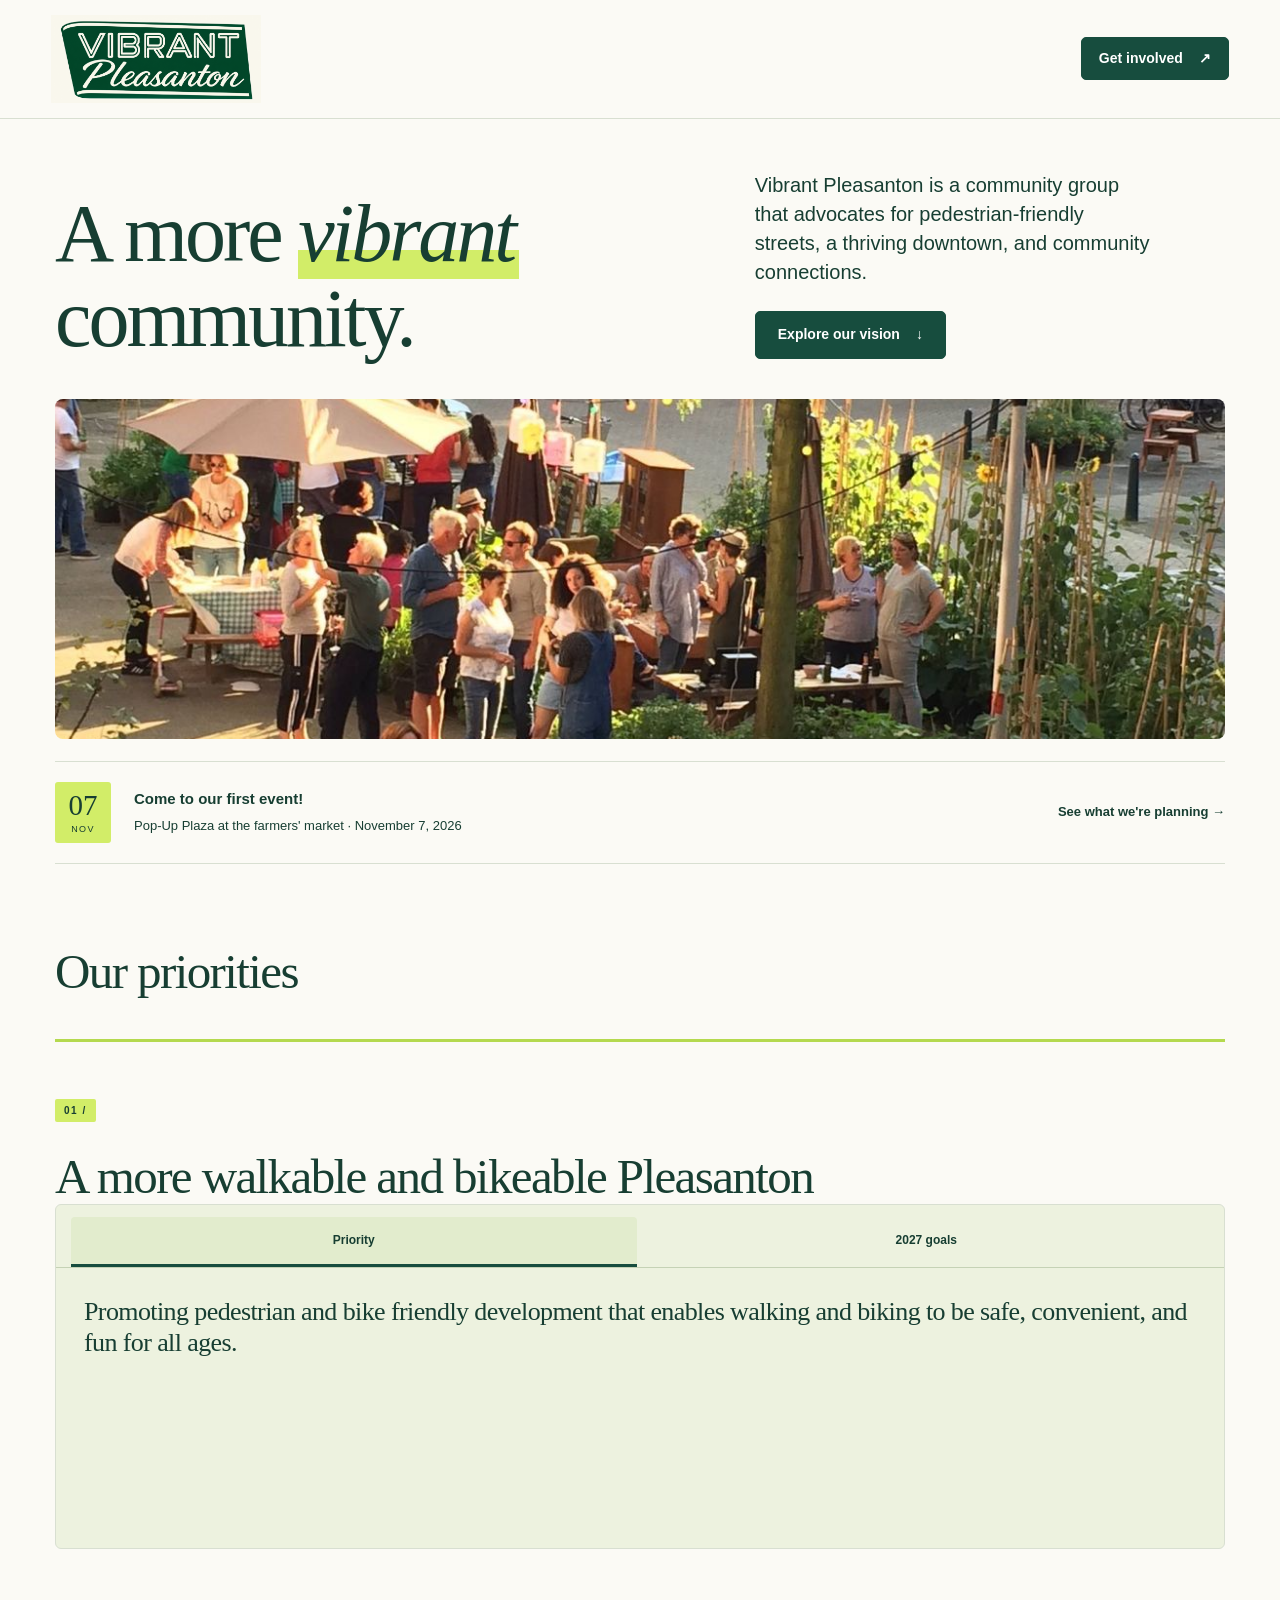
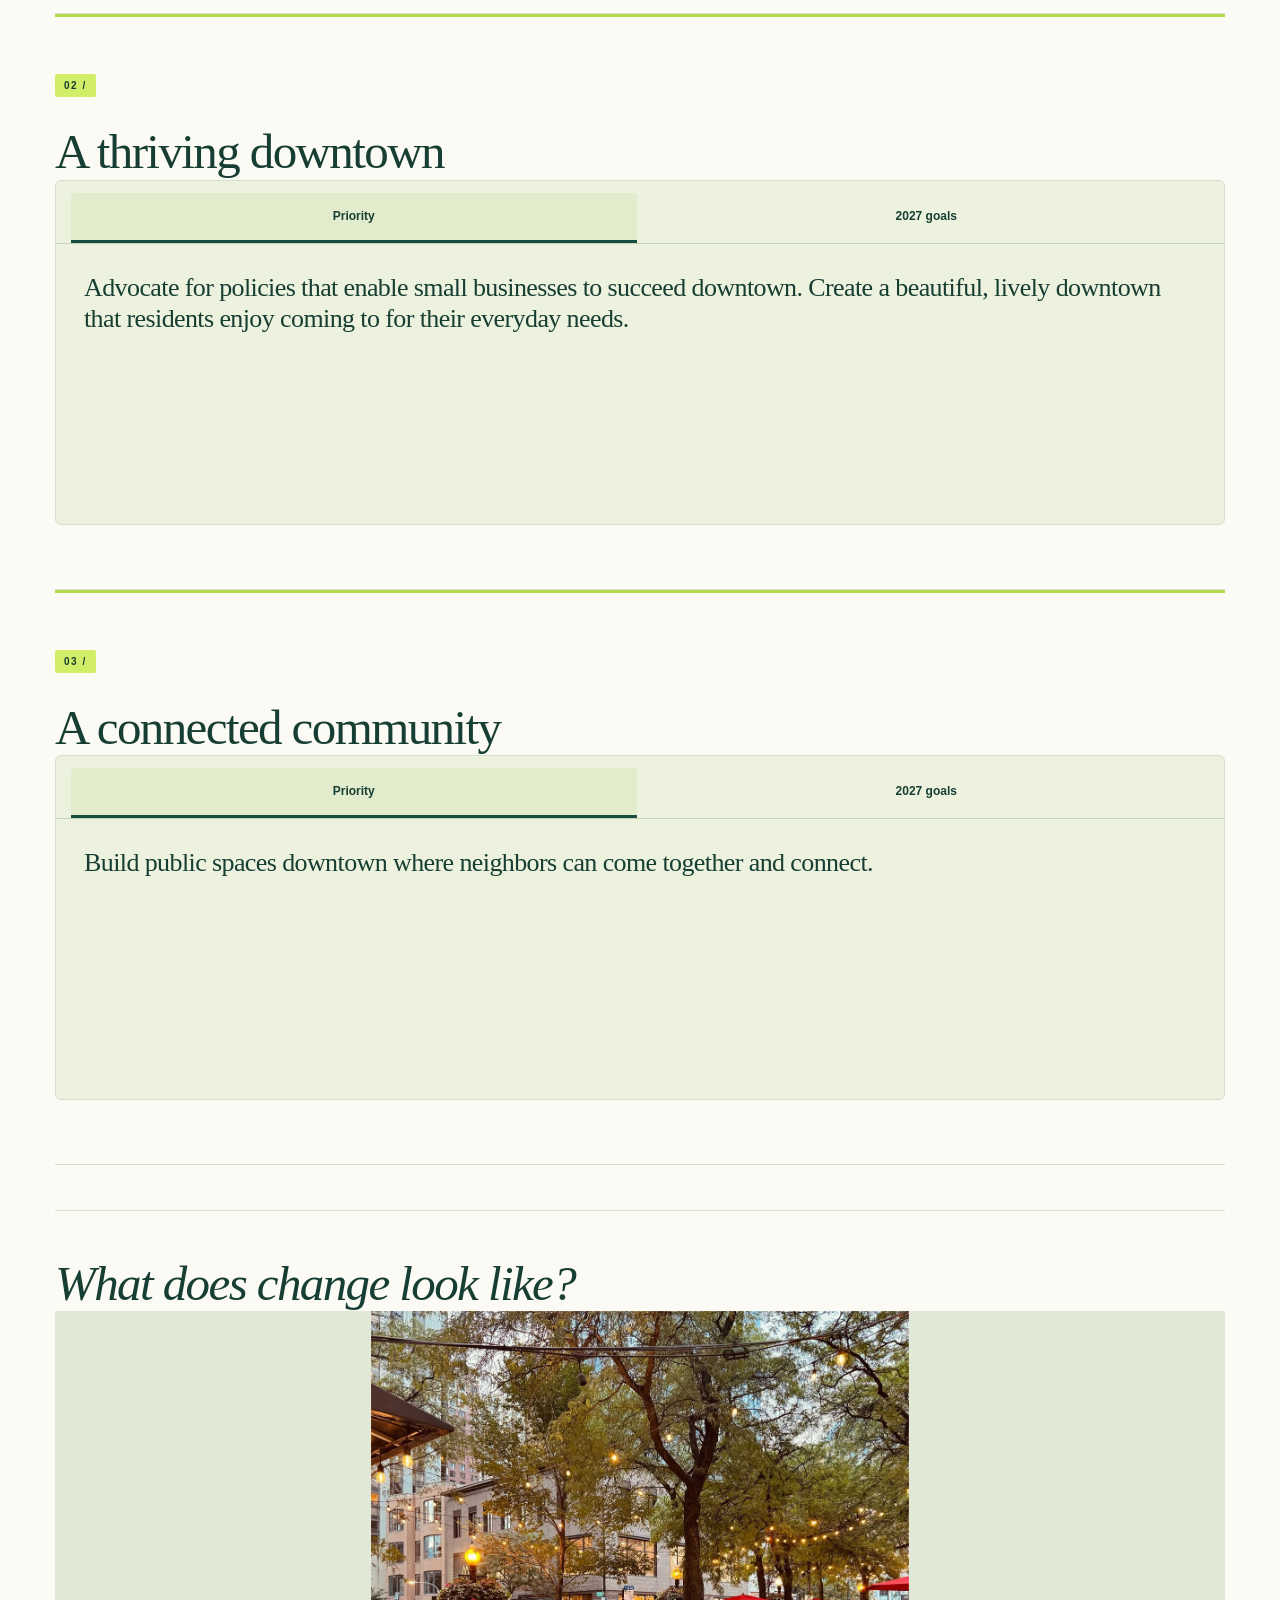
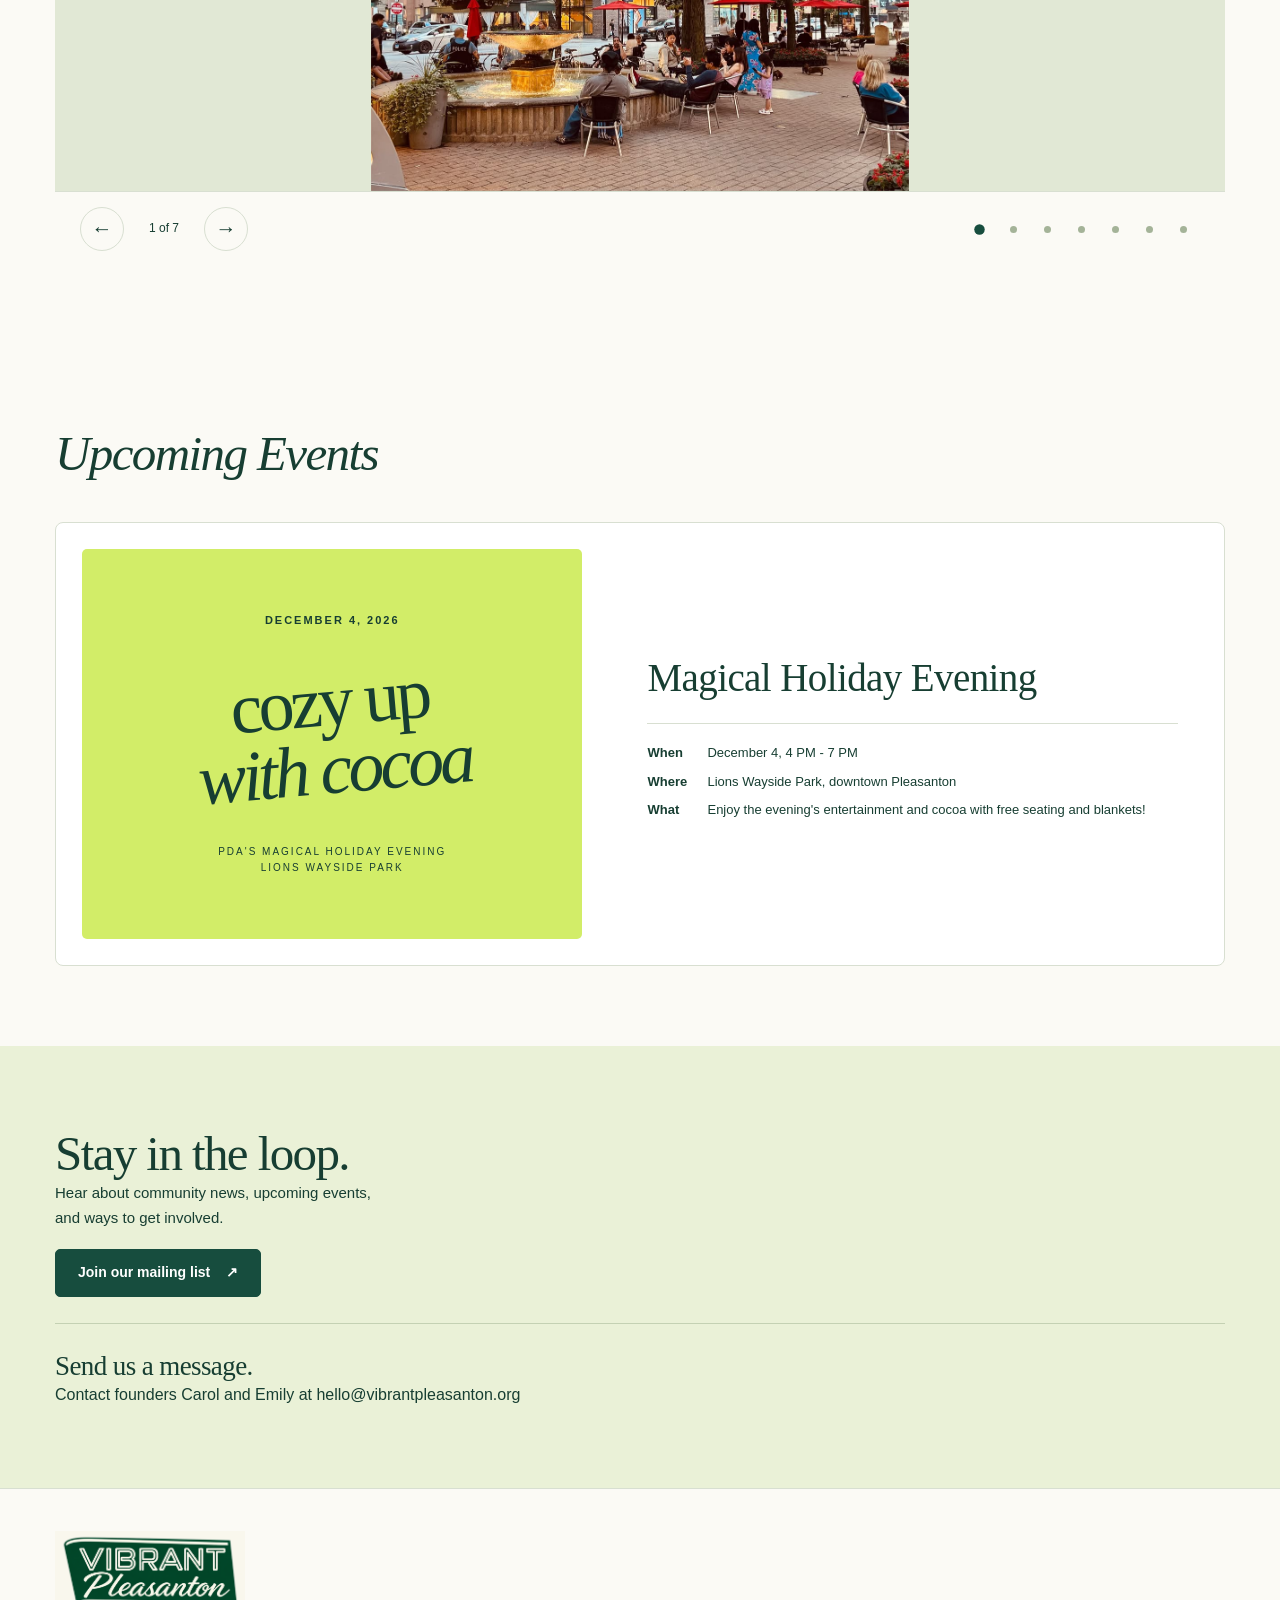
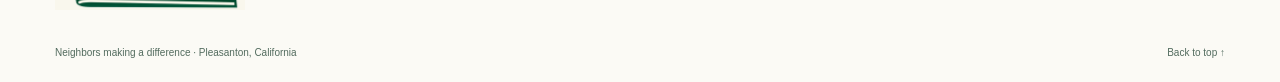
<file: index.html>
<!DOCTYPE html>

<html lang="en">

<head>
    
    <meta charset="utf-8" />
    <meta content="width=device-width, initial-scale=1" name="viewport" />
    <meta
        content="Vibrant Pleasanton is a community advocacy and action group creating a more walkable, livable, connected Pleasanton."
        name="description" />
    <meta content="#174d3e" name="theme-color" />
    <title>Vibrant Pleasanton — A more vibrant community</title>
    <link href="assets/vibrant-pleasanton-sign.png" rel="icon" type="image/png" />
    <link href="styles.css" rel="stylesheet" />
    <script defer="" src="site.js"></script><noscript>
        <style>
            .menu-toggle {
                display: none
            }

            .site-header nav {
                display: flex;
                position: static;
                flex-wrap: wrap;
                flex-direction: row;
                box-shadow: none
            }

            .header-inner {
                flex-wrap: wrap
            }

            .carousel-controls {
                display: none
            }

            .carousel-slide[hidden] {
                display: grid !important
            }
        </style>
    </noscript>
</head>

<body><a class="skip-link" href="#main">Skip to content</a>
    <header class="site-header">
        <div class="header-inner"><a aria-label="Vibrant Pleasanton home" class="brand" href="index.html"><span
                    class="logo-sign"><img alt="Vibrant Pleasanton" src="assets/vibrant-pleasanton-sign.png"
                        width="1562" height="1007" />
                    <!-- </span></a><button aria-controls="main-nav" aria-expanded="false" -->
                class="menu-toggle"><span>Menu</span><span aria-hidden="true" class="menu-lines"></span></button>
            <!-- <nav aria-label="Main navigation" id="main-nav"> -->
                <!-- <a href="#vision">Our vision</a> -->
                 <!-- <a href="priorities.html">Our priorities</a> -->
                 <!-- <a href="#events">What's happening</a> -->
                <!-- <a -->
                    <!-- class="button small" href="priorities.html#goals">2027 goals</a> -->
                     <a class="button small"href="#join">Get involved <span aria-hidden="true">↗</span></a></nav>
        </div>
    </header>
    <main id="main">
        <div id="top"></div>
        <div class="wrap hero">
            <div class="hero-top">
                <div>
                    <!-- <p class="eyebrow">Pleasanton, CA</p> -->
                    <h1>A more <em>vibrant</em> community.</h1>
                </div>
                <div class="hero-intro">
                    <p>Vibrant Pleasanton is a community group that advocates for pedestrian-friendly streets, a thriving downtown, and community connections.</p><a class="button"
                        href="#vision">Explore our vision <span aria-hidden="true">↓</span></a>
                </div>
            </div>
            <figure class="hero-photo"><img alt="Neighbors gathering outdoors among trees, tables, and shade umbrellas"
                    fetchpriority="high" height="900" src="assets/neighbors.jpg" width="1200" />
                <!-- <figcaption>Inspiration: welcoming places for neighbors to gather.</figcaption> -->
            </figure><a class="event-ribbon" href="#events"><span
                    class="date-stamp"><strong>07</strong><span>NOV</span></span><span><strong>Come to our first event!
                        </strong><span>Pop-Up Plaza at the farmers' market · November 7,
                        2026</span></span><span class="ribbon-link">See what we're planning <span
                        aria-hidden="true">→</span></span></a>
        </div>
  <section id="vision">
  <div class="wrap">
    <div class="section-head">
      <h2>Our priorities</h2>
    </div>

    <div class="priorities-stack" id="goals">

      <article class="vision priority" id="walking">
        <p class="label">01 /</p>
        <h2>A more walkable and bikeable Pleasanton</h2>

        <div class="priority-explorer">
          <div aria-label="Explore priority 01"
               class="priority-tabs" role="tablist">
            <button aria-controls="walking-plan"
                    aria-selected="true"
                    id="walking-tab-plan"
                    role="tab" tabindex="0">Priority</button>
            <button aria-controls="walking-progress"
                    aria-selected="false"
                    id="walking-tab-progress"
                    role="tab" tabindex="-1">2027 goals</button>
          </div>

          <div aria-labelledby="walking-tab-plan"
               class="priority-panel" id="walking-plan"
               role="tabpanel" tabindex="0">
            <h3>Promoting pedestrian and bike friendly development that enables walking and biking to be safe, convenient, and fun for all ages.</h3>
          </div>

          <div aria-labelledby="walking-tab-progress"
               class="priority-panel" id="walking-progress"
               role="tabpanel" tabindex="0" hidden>
            <ul class="action-list">
              <li>Gather resident feedback on downtown Pleasanton’s walkability and bikeability.</li>
              <li>Advocate for improvements that make it safer to walk and bike downtown.</li>
              <li>Investigate starting a community-led street safety program.
                <a href="https://www.oaklandca.gov/Public-Safety-Streets/Traffic-Safety/Community-Led-Traffic-Safety-Pilot-Program">(See example)</a>
              </li>
              <li>Support the city’s proposed pedestrian improvements downtown (curb extensions).</li>
              <li>Gather resident input on the city’s proposed protected bike lanes on Peters Ave.
                <a href="https://www.cityofpleasantonca.gov/our-government/traffic-engineering/bike-pedestrian-master-plan/">(See the draft plan here)</a>
              </li>
            </ul>
          </div>
        </div>
      </article>

      <article class="vision priority" id="downtown">
        <p class="label">02 /</p>
        <h2>A thriving downtown</h2>

        <div class="priority-explorer">
          <div aria-label="Explore priority 02"
               class="priority-tabs" role="tablist">
            <button aria-controls="downtown-plan"
                    aria-selected="true"
                    id="downtown-tab-plan"
                    role="tab" tabindex="0">Priority</button>
            <button aria-controls="downtown-progress"
                    aria-selected="false"
                    id="downtown-tab-progress"
                    role="tab" tabindex="-1">2027 goals</button>
          </div>

          <div aria-labelledby="downtown-tab-plan"
               class="priority-panel" id="downtown-plan"
               role="tabpanel" tabindex="0">
            <h3>Advocate for policies that enable small businesses to succeed downtown. Create a beautiful, lively downtown that residents enjoy coming to for their everyday needs.</h3>
          </div>

          <div aria-labelledby="downtown-tab-progress"
               class="priority-panel" id="downtown-progress"
               role="tabpanel" tabindex="0" hidden>
            <ul class="action-list">
              <li>Survey residents and visitors about downtown's strengths and weaknesses.</li>
              <li>Organize a pop-up event that supports local businesses and brings more people downtown (like the antique faire).</li>
              <li>Survey businesses about what policies and events help or hurt their businesses.</li>
              <li>Investigate the creation of shared parking for downtown businesses.</li>
              <li>Work with the city and nearby businesses to help secure a lease for a vacant storefront, prioritizing a market or family-friendly business.</li>
            </ul>
          </div>
        </div>
      </article>

      <article class="vision priority" id="connected">
        <p class="label">03 /</p>
        <h2>A connected community</h2>

        <div class="priority-explorer">
          <div aria-label="Explore priority 03"
               class="priority-tabs" role="tablist">
            <button aria-controls="connected-plan"
                    aria-selected="true"
                    id="connected-tab-plan"
                    role="tab" tabindex="0">Priority</button>
            <button aria-controls="connected-progress"
                    aria-selected="false"
                    id="connected-tab-progress"
                    role="tab" tabindex="-1">2027 goals</button>
          </div>

          <div aria-labelledby="connected-tab-plan"
               class="priority-panel" id="connected-plan"
               role="tabpanel" tabindex="0">
            <h3>Build public spaces downtown where neighbors can come together and connect.</h3>
          </div>

          <div aria-labelledby="connected-tab-progress"
               class="priority-panel" id="connected-progress"
               role="tabpanel" tabindex="0" hidden>
            <ul class="action-list">
              <li>Attract businesses that will open community focused spaces like beer gardens or restaurants with outdoor seating and kids play areas.</li>
              <li>Host at least three events that foster community-building.</li>
              <li>Host pop-up event at the city’s Nature House building on Kottinger.</li>
              <li>Work with the city to identify a location for a downtown public plaza.</li>
            </ul>
          </div>
        </div>
      </article>

    </div>

    <section aria-labelledby="inspiration-title"
             class="vision-inspiration" id="inspiration">
      <h2 id="inspiration-title">
        <i>What does change look like?</i>
      </h2>
                        <div class="carousel-stage">
                            <figure aria-label="1 of 7" aria-roledescription="slide" class="carousel-slide"
                                id="inspiration-slide-1" role="group">
                                <div class="carousel-image"><img
                                        alt="People sitting around a fountain under trees and string lights"
                                        height="700" loading="lazy" src="assets/seating-plaza.jpg" width="736" /></div>
                            </figure>
                            <figure aria-label="2 of 7" aria-roledescription="slide" class="carousel-slide" hidden=""
                                id="inspiration-slide-2" role="group">
                                <div class="carousel-image"><img
                                        alt="Green cafe tables beside food trucks on a shaded path" height="700"
                                        loading="lazy" src="assets/food-truck-plaza.jpg" width="736" /></div>
                            </figure>
                            <figure aria-label="3 of 7" aria-roledescription="slide" class="carousel-slide" hidden=""
                                id="inspiration-slide-3" role="group">
                                <div class="carousel-image"><img
                                        alt="Children playing on colorful platforms in a pedestrian street" height="700"
                                        loading="lazy" src="assets/kids-play.jpg" width="736" /></div>
                            </figure>
                            <figure aria-label="4 of 7" aria-roledescription="slide" class="carousel-slide" hidden=""
                                id="inspiration-slide-4" role="group">
                                <div class="carousel-image"><img
                                        alt="Families walking, sitting, and playing in a landscaped public square"
                                        height="700" loading="lazy" src="assets/multi-use-square.jpg" width="736" />
                                </div>
                            </figure>
                            <figure aria-label="5 of 7" aria-roledescription="slide" class="carousel-slide" hidden=""
                                id="inspiration-slide-5" role="group">
                                <div class="carousel-image"><img
                                        alt="A family playing an outdoor game beside cafe seating" height="700"
                                        loading="lazy" src="assets/family-spaces.jpg" width="736" /></div>
                            </figure>
                            <figure aria-label="6 of 7" aria-roledescription="slide" class="carousel-slide" hidden=""
                                id="inspiration-slide-6" role="group">
                                <div class="carousel-image"><img
                                        alt="Neighbors reading and writing messages on a community chalkboard kiosk"
                                        height="700" loading="lazy" src="assets/community-kiosk.jpg" width="736" />
                                </div>
                            </figure>
                            <figure aria-label="7 of 7" aria-roledescription="slide" class="carousel-slide" hidden=""
                                id="inspiration-slide-7" role="group">
                                <div class="carousel-image"><img
                                        alt="Signs showing walking times and directions to local destinations"
                                        height="700" loading="lazy" src="assets/wayfinding.jpg" width="736" /></div>
                            </figure>
                        </div>
                        <div class="carousel-controls">
                            <div class="carousel-arrows"><button aria-label="Previous image" class="carousel-arrow"
                                    data-carousel-prev="" type="button"><span aria-hidden="true">←</span></button><span
                                    aria-atomic="true" aria-live="polite" class="carousel-status">1 of 7</span><button
                                    aria-label="Next image" class="carousel-arrow" data-carousel-next=""
                                    type="button"><span aria-hidden="true">→</span></button></div>
                            <div aria-label="Choose an image" class="carousel-dots" role="group"><button
                                    aria-controls="inspiration-slide-1" aria-current="true"
                                    aria-label="Show image 1: A reason to stay" class="carousel-dot" data-slide="0"
                                    type="button"><span aria-hidden="true"></span></button><button
                                    aria-controls="inspiration-slide-2"
                                    aria-label="Show image 2: Local food. Shared space." class="carousel-dot"
                                    data-slide="1" type="button"><span aria-hidden="true"></span></button><button
                                    aria-controls="inspiration-slide-3" aria-label="Show image 3: Play along the way"
                                    class="carousel-dot" data-slide="2" type="button"><span
                                        aria-hidden="true"></span></button><button aria-controls="inspiration-slide-4"
                                    aria-label="Show image 4: One square. Many possibilities." class="carousel-dot"
                                    data-slide="3" type="button"><span aria-hidden="true"></span></button><button
                                    aria-controls="inspiration-slide-5"
                                    aria-label="Show image 5: Room for every generation" class="carousel-dot"
                                    data-slide="4" type="button"><span aria-hidden="true"></span></button><button
                                    aria-controls="inspiration-slide-6"
                                    aria-label="Show image 6: A place for community ideas" class="carousel-dot"
                                    data-slide="5" type="button"><span aria-hidden="true"></span></button><button
                                    aria-controls="inspiration-slide-7"
                                    aria-label="Show image 7: A clearer way to explore" class="carousel-dot"
                                    data-slide="6" type="button"><span aria-hidden="true"></span></button></div>
                        </div>
                    </div>
                </section>
            </div>
        </section>
        <section id="events">
            <div class="wrap">
                <div class="section-head">
                    <div>
                        <h2><i>Upcoming Events</i>
                        <!-- <h2><br />w</h2> -->
                    </div>
                    <!-- <p>Grab something from the market and stay a little longer. We're planning flexible seating, shade, -->
                        <!-- and space for children to play alongside the farmers' market.</p> -->
                </div>
                <article class="event">
                    <div aria-hidden="true" class="event-poster"><span class="poster-date">DECEMBER 4, 2026</span>
                        <div>cozy up<br /><em>with cocoa</em></div><span class="poster-footer">PDA'S MAGICAL HOLIDAY EVENING<br />LIONS WAYSIDE PARK</span>
                    </div>
                    <div class="event-copy">
                        <!-- <p class="eyebrow">In the works</p> -->
                        <h3>Magical Holiday Evening</h3>
                        <dl class="event-details">
                            <div>
                                <dt>When</dt>
                                <dd>December 4, 4 PM - 7 PM</dd>
                            </div>
                            <div>
                                <dt>Where</dt>
                                <dd>Lions Wayside Park, downtown Pleasanton</dd>
                            </div>
                            <div>
                                <dt>What</dt>
                                <dd>Enjoy the evening's entertainment and cocoa with free seating and blankets!
                            </div>
                        </dl>
                        <!-- <p class="event-note">Final details TBA.</p> -->
                    </div>
                </article>
            </div>
        </section>
        <section class="participation-section" id="join">
            <div class="wrap">
                <div class="mailing-list">
                    <h2>Stay in the loop.</h2>
                    <p>Hear about community news, upcoming events, and ways to get involved.</p><a class="button"
                        href= "mailinglist.html">Join
                        our mailing list <span aria-hidden="true">↗</span></a>
                    <!-- <p class="form-note">Opens an email to request to join.</p> -->
                </div>
                <h3>Send us a message.</h3>
                <p> Contact founders Carol and Emily at hello@vibrantpleasanton.org</p>
                <!-- <div class="section-head"> -->
                    <!-- <div> -->
                        <!-- <h2>Your town.<br />Your ideas.</h2> -->
                    <!-- </div> -->
                    <!-- <p>Have an idea for Pleasanton? Want to help with a gathering or support local businesses? There's a -->
                        <!-- place for you here!</p> -->
                </div>
                <!-- <div class="participation-layout"> -->
                    <!-- <div class="participation-info"> -->
                        <!-- <p class="direct-contact">Co-founders<br /><strong>Emily &amp; Carol</strong></p> -->
                    <!-- </div> -->
                    <!-- <form action="https://formsubmit.co/eeaugust@gmail.com" method="POST" class="participation-form" -->
                        <!-- id="participation-form"><input type="hidden" name="_subject" -->
                            <!-- value="New message from Vibrant Pleasanton" /><input type="hidden" name="_next" -->
                            <!-- value="https://vibrant-pleasanton-layout.sprychime8.chatgpt.site/thanks.html" /><input -->
                            <!-- type="hidden" name="_template" value="table" /><input type="text" name="_honey" hidden="" -->
                            <!-- tabindex="-1" autocomplete="off" /> -->
                        <!-- <fieldset> -->
                            <!-- <legend>I'd like to…</legend> -->
                            <!-- <div class="interest-options"><label><input checked="" name="interest" type="radio" -->
                                        <!-- value="idea" /><span>Share an idea</span></label><label><input name="interest" -->
                                        <!-- type="radio" value="pop-up" /><span>Get Involved</span></label></div> -->
                        <!-- </fieldset> -->
                        <!-- <div class="form-row"> -->
                            <!-- <div><label for="visitor-name">Your name <span -->
                                        <!-- class="optional">(optional)</span></label><input autocomplete="name" -->
                                    <!-- id="visitor-name" maxlength="100" name="name" placeholder="First name is fine" /> -->
                            <!-- </div> -->
                            <!-- <div><label for="visitor-email">Your email <span -->
                                        <!-- class="optional">(optional)</span></label><input autocomplete="email" -->
                                    <!-- id="visitor-email" maxlength="254" name="email" placeholder="you@example.com" -->
                                    <!-- type="email" /></div> -->
                        <!-- </div><label for="visitor-message" id="message-label">What would you like to see in -->
                            <!-- Pleasanton?</label><textarea id="visitor-message" maxlength="4000" name="message" -->
                            <!-- placeholder="A small improvement, a big idea, or a way you'd like to help…" required="" -->
                            <!-- rows="5"></textarea><button class="button" type="submit">Send message <span -->
                                <!-- aria-hidden="true">→</span></button> -->
                        <!-- <p class="form-note">Make sure to add your email if you’d like a reply!</p> -->
                    <!-- </form> -->
                </div>
            </div>
        </section>
    </main>
    <footer class="site-footer">
        <div class="wrap footer-top"><a aria-label="Vibrant Pleasanton home" class="brand" href="index.html"><span
                    class="logo-sign"><img alt="Vibrant Pleasanton" src="assets/vibrant-pleasanton-sign.png"
                        width="1562" height="1007" /></span></a>
            <!-- <p>A more walkable, livable,<br />connected place to call home.</p> -->
            <!-- <div> -->
                <!-- <a href="priorities.html">Our priorities</a> -->
                <!-- <a href="index.html#join">Get involved</a><a -->
                    <!-- href="mailto:hello@vibrantpleasanton.org"> <span -->
                        <!-- aria-hidden="true">↗</span></a></div> -->
        </div>
        <div class="wrap footer-bottom"><span>Neighbors making a difference · Pleasanton, California</span><a
                href="#top">Back to top ↑</a></div>
    </footer>
</body>

</html>
</file>
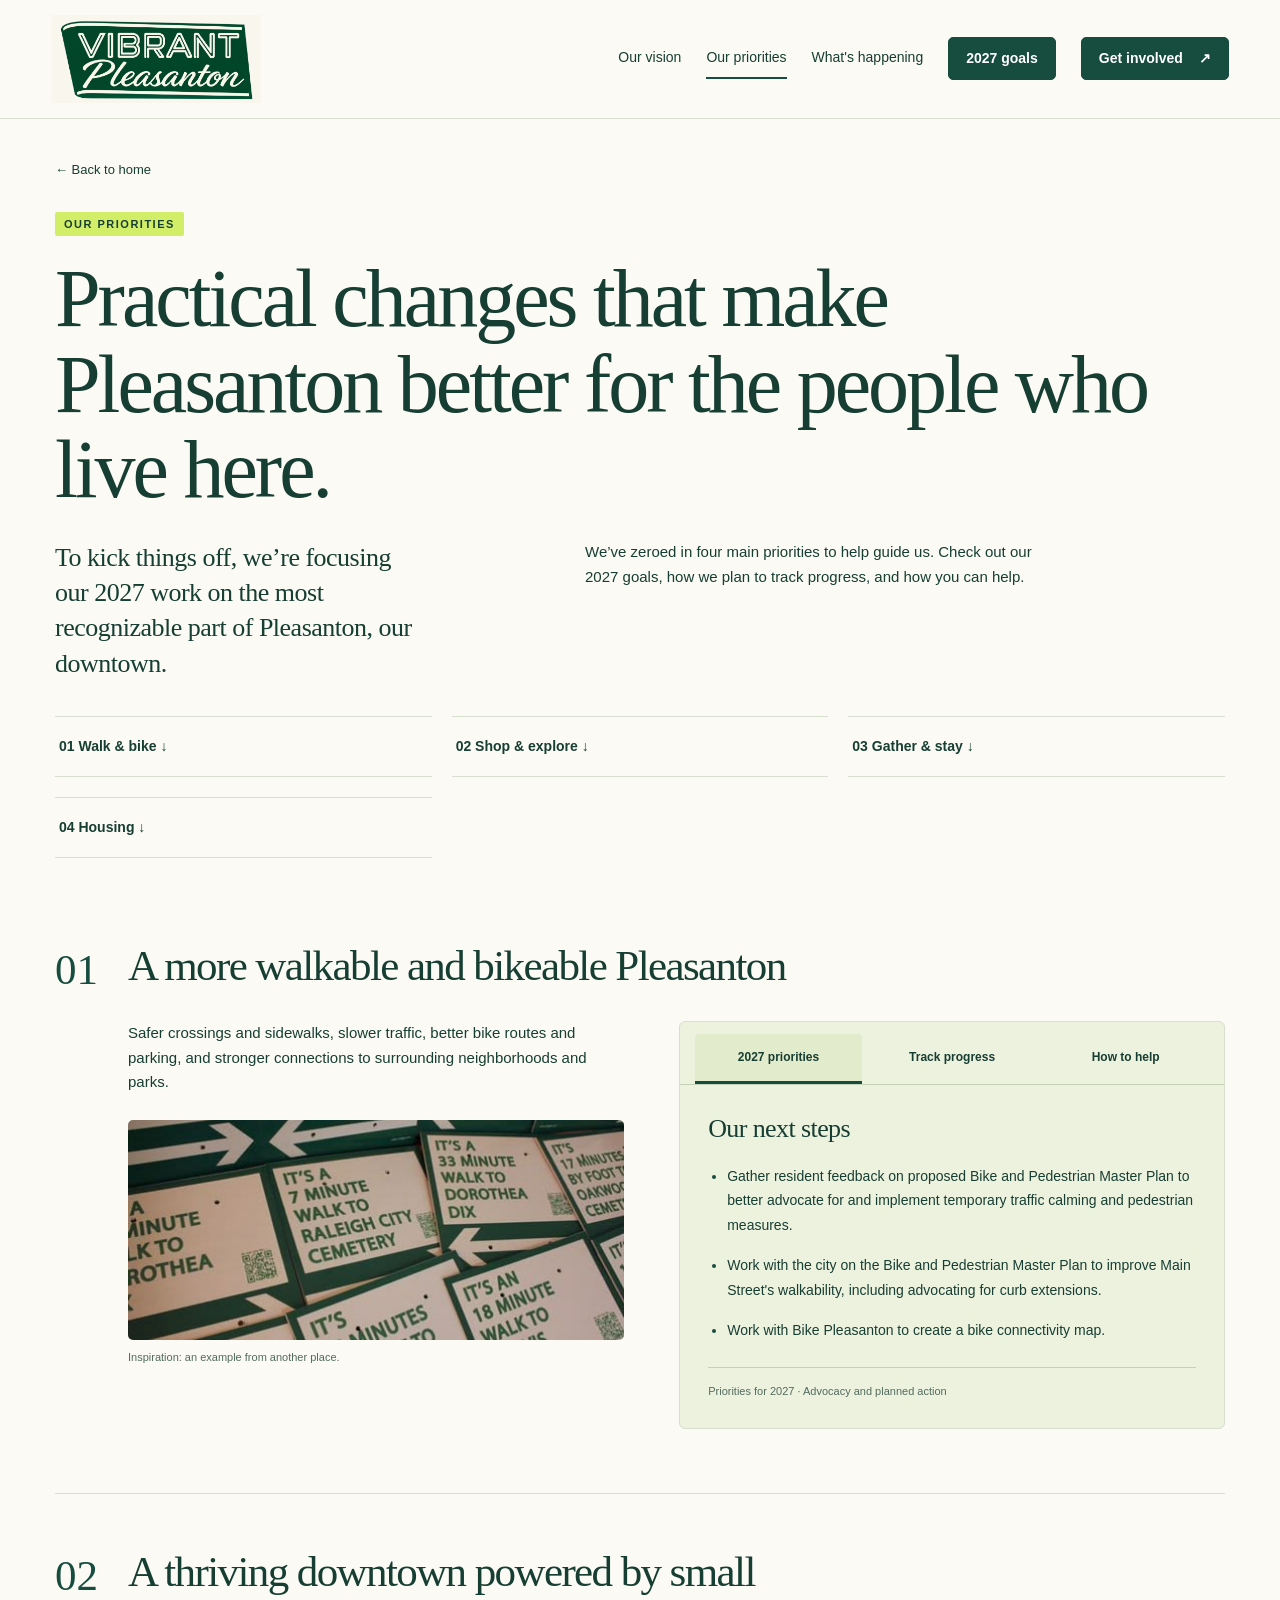
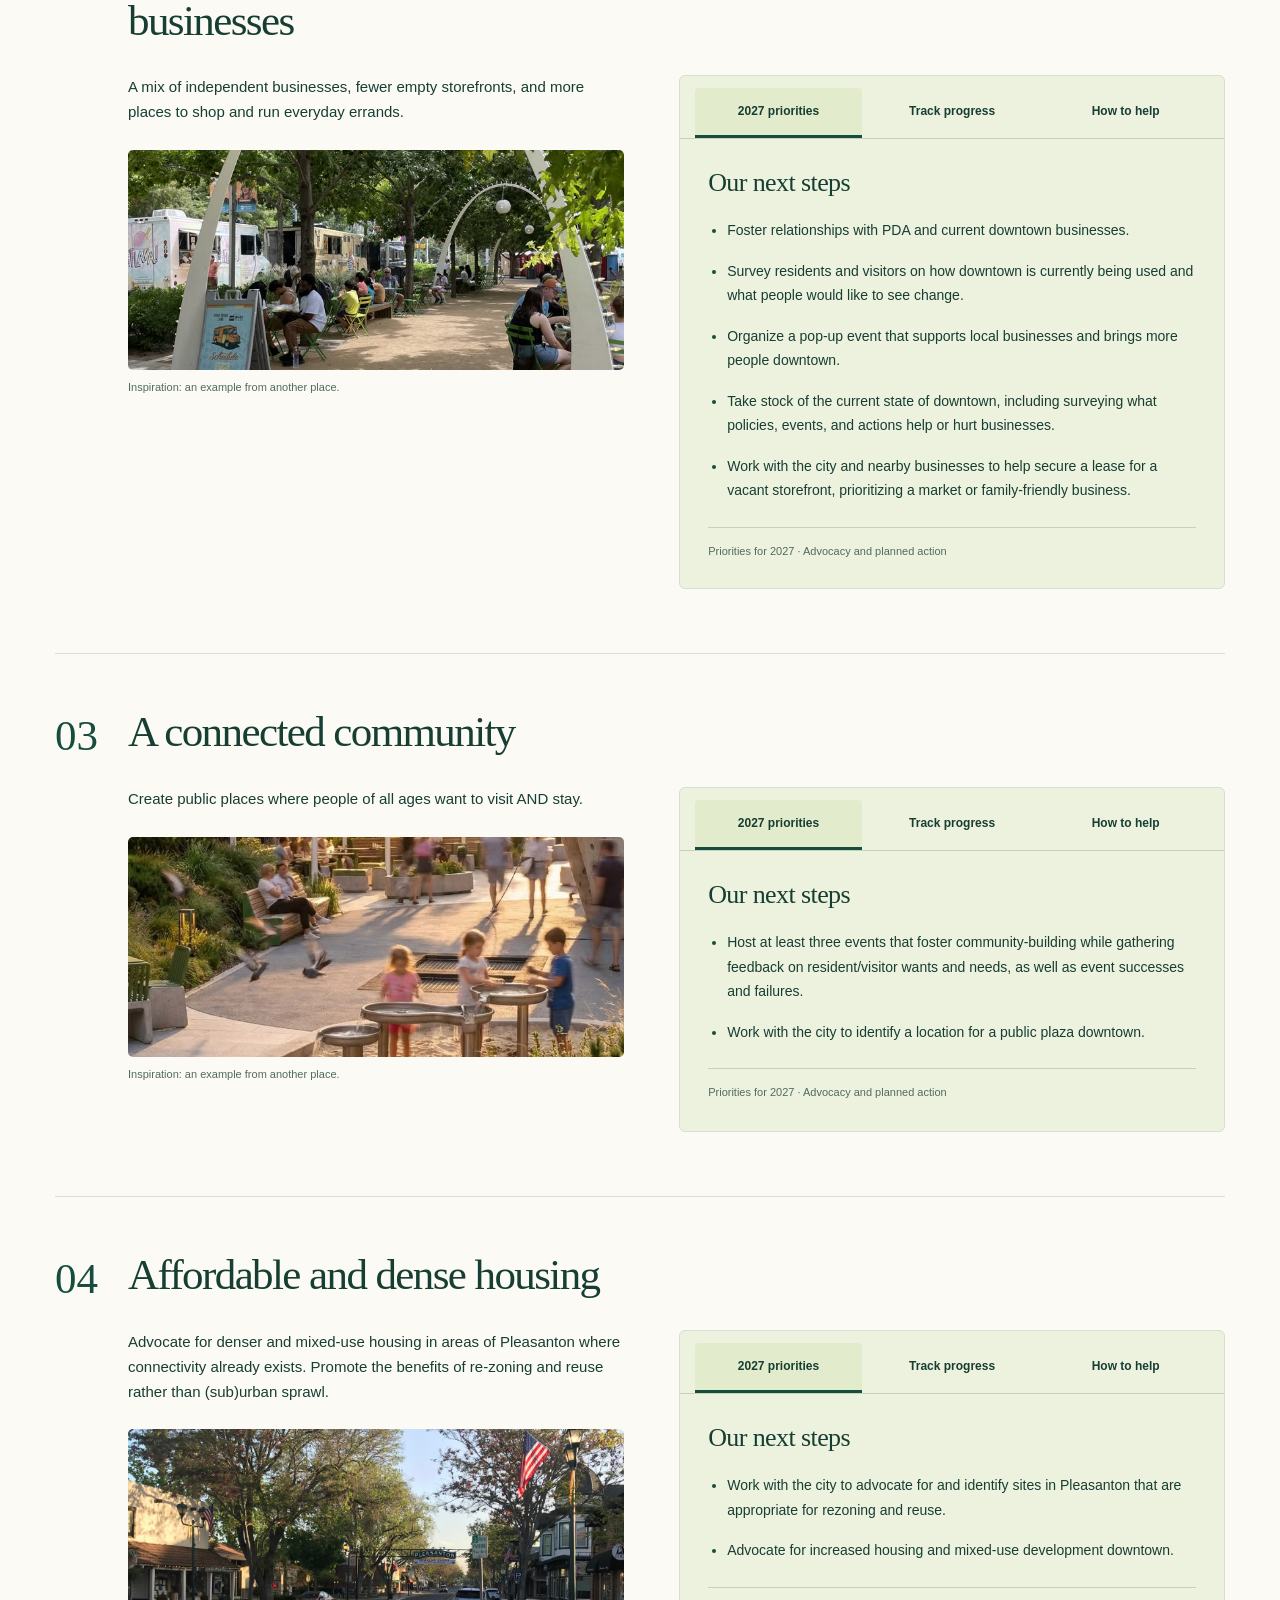
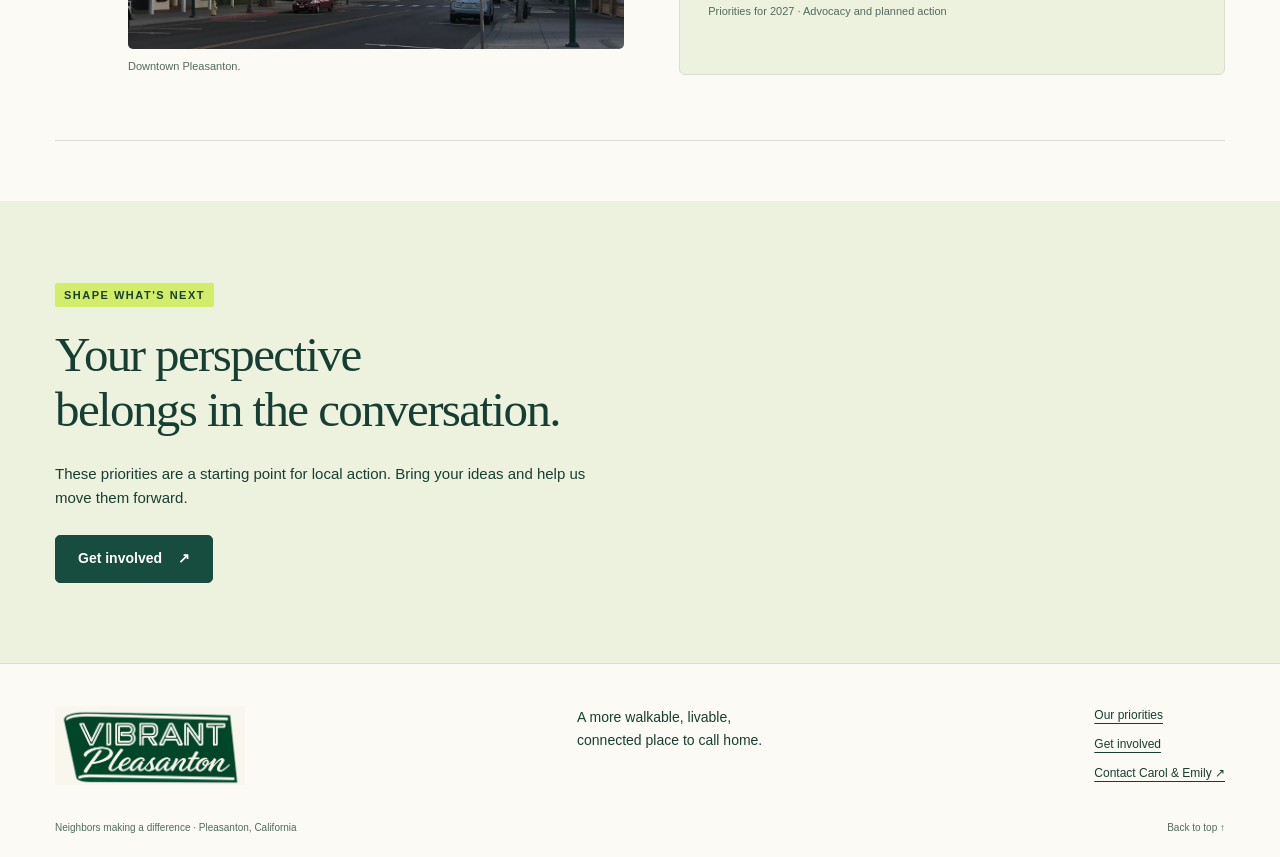
<file: priorities.html>
<!DOCTYPE html>

<html lang="en">

<head>
    <meta charset="utf-8" />
    <meta content="width=device-width, initial-scale=1" name="viewport" />
    <meta
        content="Explore Vibrant Pleasanton’s downtown priorities, planned action for 2027, ways to track progress, and how to participate."
        name="description" />
    <meta content="#174d3e" name="theme-color" />
    <title>Our priorities — Vibrant Pleasanton</title>
    <link href="assets/vibrant-pleasanton-sign.png" rel="icon" type="image/png" />
    <link href="styles.css" rel="stylesheet" />
    <script defer="" src="site.js"></script><noscript>
        <style>
            .menu-toggle {
                display: none
            }

            .site-header nav {
                display: flex;
                position: static;
                flex-wrap: wrap;
                flex-direction: row;
                box-shadow: none
            }

            .header-inner {
                flex-wrap: wrap
            }

            .participation-form {
                display: none
            }
        </style>
    </noscript>
</head>

<body><a class="skip-link" href="#main">Skip to content</a>
    <header class="site-header">
        <div class="header-inner"><a aria-label="Vibrant Pleasanton home" class="brand" href="index.html"><span
                    class="logo-sign"><img alt="Vibrant Pleasanton" src="assets/vibrant-pleasanton-sign.png"
                        width="1562" height="1007" /></span></a><button aria-controls="main-nav" aria-expanded="false"
                class="menu-toggle"><span>Menu</span><span aria-hidden="true" class="menu-lines"></span></button>
            <nav aria-label="Main navigation" id="main-nav"><a href="index.html#vision">Our vision</a><a
                    aria-current="page" href="priorities.html">Our priorities</a><a href="index.html#events">What's
                    happening</a><a class="button small" href="priorities.html#goals">2027 goals</a><a
                    class="button small" href="index.html#join">Get involved <span aria-hidden="true">↗</span></a></nav>
        </div>
    </header>
    <main id="main">
        <div id="top"></div>
        <div class="wrap priorities-hero"><a class="back-link" href="index.html">← Back to home</a>
            <p class="eyebrow">Our priorities</p>
            <h1>Practical changes that make Pleasanton better for the people who live here.</h1>
            <div class="priorities-intro">
                <p>To kick things off, we’re focusing our 2027 work on the most recognizable part of Pleasanton, our
                    downtown.</p>
                <p>We’ve zeroed in four main priorities to help guide us. Check out our 2027 goals, how we plan to track
                    progress, and how you can help.</p>
            </div>
            <nav aria-label="Jump to a priority" class="priority-jumps"><a href="#walking">01 Walk &amp; bike ↓</a><a
                    href="#business">02 Shop &amp; explore ↓</a><a href="#places">03 Gather &amp; stay ↓</a><a
                    href="#housing">04 Housing ↓</a></nav>
        </div>
        <div class="wrap priorities-content" id="goals">
            <article class="priority" id="walking">
                <div class="priority-heading"><span aria-hidden="true" class="priority-number">01</span>
                    <div>
                        <h2>A more walkable and bikeable Pleasanton</h2>
                    </div>
                </div>
                <div class="priority-layout">
                    <div class="priority-overview">
                        <p>Safer crossings and sidewalks, slower traffic, better bike routes and parking, and stronger
                            connections to surrounding neighborhoods and parks.</p>
                        <figure><img alt="Signs showing walking times and directions to local destinations" height="700"
                                loading="lazy" src="assets/wayfinding.jpg" width="736" />
                            <figcaption>Inspiration: an example from another place.</figcaption>
                        </figure>
                    </div>
                    <div class="priority-explorer">
                        <div aria-label="Explore priority 01" class="priority-tabs" role="tablist"><button
                                aria-controls="walking-plan" aria-selected="true" id="walking-tab-plan" role="tab"
                                tabindex="0">2027 priorities</button><button aria-controls="walking-progress"
                                aria-selected="false" id="walking-tab-progress" role="tab" tabindex="-1">Track
                                progress</button><button aria-controls="walking-help" aria-selected="false"
                                id="walking-tab-help" role="tab" tabindex="-1">How to help</button></div>
                        <div aria-labelledby="walking-tab-plan" class="priority-panel" id="walking-plan" role="tabpanel"
                            tabindex="0">
                            <h3>Our next steps</h3>
                            <ul class="action-list">
                                <li>Gather resident feedback on proposed Bike and Pedestrian Master Plan to better
                                    advocate for and implement temporary traffic calming and pedestrian measures.</li>
                                <li>Work with the city on the Bike and Pedestrian Master Plan to improve Main Street's
                                    walkability, including advocating for curb extensions.</li>
                                <li>Work with Bike Pleasanton to create a bike connectivity map.</li>
                            </ul>
                            <p class="panel-note">Priorities for 2027 · Advocacy and planned action</p>
                        </div>
                        <div aria-labelledby="walking-tab-progress" class="priority-panel" hidden=""
                            id="walking-progress" role="tabpanel" tabindex="0">
                            <h3>Ways to track progress</h3>
                            <ul class="action-list">
                                <li>Track improvements to crossings, sidewalks, and bike connections.</li>
                                <li>Gather feedback on how comfortable people feel walking and biking downtown.</li>
                                <li>Note progress on a bike connectivity map and Main Street improvements.</li>
                            </ul>
                            <p class="panel-note">Suggested indicators to guide our work, rather than reported results.
                            </p>
                        </div>
                        <div aria-labelledby="walking-tab-help" class="priority-panel" hidden="" id="walking-help"
                            role="tabpanel" tabindex="0">
                            <h3>Bring your local knowledge</h3>
                            <ul class="action-list">
                                <li>Tell us about a difficult crossing or a missing connection.</li>
                                <li>Share a route you use to reach downtown on foot or by bike.</li>
                            </ul><a class="button" href="index.html?interest=walking#join">Share an idea or lend a hand
                                <span aria-hidden="true">↗</span></a>
                        </div>
                    </div>
                </div>
            </article>
            <article class="priority" id="business">
                <div class="priority-heading"><span aria-hidden="true" class="priority-number">02</span>
                    <div>
                        <h2>A thriving downtown powered by small businesses</h2>
                    </div>
                </div>
                <div class="priority-layout">
                    <div class="priority-overview">
                        <p>A mix of independent businesses, fewer empty storefronts, and more places to shop and run
                            everyday errands.</p>
                        <figure><img alt="Outdoor cafe seating beside food trucks" height="700" loading="lazy"
                                src="assets/food-truck-plaza.jpg" width="736" />
                            <figcaption>Inspiration: an example from another place.</figcaption>
                        </figure>
                    </div>
                    <div class="priority-explorer">
                        <div aria-label="Explore priority 02" class="priority-tabs" role="tablist"><button
                                aria-controls="business-plan" aria-selected="true" id="business-tab-plan" role="tab"
                                tabindex="0">2027 priorities</button><button aria-controls="business-progress"
                                aria-selected="false" id="business-tab-progress" role="tab" tabindex="-1">Track
                                progress</button><button aria-controls="business-help" aria-selected="false"
                                id="business-tab-help" role="tab" tabindex="-1">How to help</button></div>
                        <div aria-labelledby="business-tab-plan" class="priority-panel" id="business-plan"
                            role="tabpanel" tabindex="0">
                            <h3>Our next steps</h3>
                            <ul class="action-list">
                                <li>Foster relationships with PDA and current downtown businesses.</li>
                                <li>Survey residents and visitors on how downtown is currently being used and what
                                    people would like to see change.</li>
                                <li>Organize a pop-up event that supports local businesses and brings more people
                                    downtown.</li>
                                <li>Take stock of the current state of downtown, including surveying what policies,
                                    events, and actions help or hurt businesses.</li>
                                <li>Work with the city and nearby businesses to help secure a lease for a vacant
                                    storefront, prioritizing a market or family-friendly business.</li>
                            </ul>
                            <p class="panel-note">Priorities for 2027 · Advocacy and planned action</p>
                        </div>
                        <div aria-labelledby="business-tab-progress" class="priority-panel" hidden=""
                            id="business-progress" role="tabpanel" tabindex="0">
                            <h3>Ways to track progress</h3>
                            <ul class="action-list">
                                <li>Track pop-up events and participation by local businesses.</li>
                                <li>Observe changes in empty storefronts and the mix of everyday businesses.</li>
                                <li>Ask residents which shops, services, and family-friendly activities they would use.
                                </li>
                            </ul>
                            <p class="panel-note">Suggested indicators to guide our work, rather than reported results.
                            </p>
                        </div>
                        <div aria-labelledby="business-tab-help" class="priority-panel" hidden="" id="business-help"
                            role="tabpanel" tabindex="0">
                            <h3>Bring your local knowledge</h3>
                            <ul class="action-list">
                                <li>Tell us which everyday businesses or activities you wish were downtown.</li>
                                <li>Connect us with an independent business interested in downtown or a pop-up.</li>
                            </ul><a class="button" href="index.html?interest=business#join">Share an idea or lend a hand
                                <span aria-hidden="true">↗</span></a>
                        </div>
                    </div>
                </div>
            </article>
            <article class="priority" id="places">
                <div class="priority-heading"><span aria-hidden="true" class="priority-number">03</span>
                    <div>
                        <h2>A connected community</h2>
                    </div>
                </div>
                <div class="priority-layout">
                    <div class="priority-overview">
                        <p>Create public places where people of all ages want to visit AND stay.</p>
                        <figure><img alt="A landscaped public square with play areas and seating" height="700"
                                loading="lazy" src="assets/multi-use-square.jpg" width="736" />
                            <figcaption>Inspiration: an example from another place.</figcaption>
                        </figure>
                    </div>
                    <div class="priority-explorer">
                        <div aria-label="Explore priority 03" class="priority-tabs" role="tablist"><button
                                aria-controls="places-plan" aria-selected="true" id="places-tab-plan" role="tab"
                                tabindex="0">2027 priorities</button><button aria-controls="places-progress"
                                aria-selected="false" id="places-tab-progress" role="tab" tabindex="-1">Track
                                progress</button><button aria-controls="places-help" aria-selected="false"
                                id="places-tab-help" role="tab" tabindex="-1">How to help</button></div>
                        <div aria-labelledby="places-tab-plan" class="priority-panel" id="places-plan" role="tabpanel"
                            tabindex="0">
                            <h3>Our next steps</h3>
                            <ul class="action-list">
                                <li>Host at least three events that foster community-building while gathering feedback
                                    on resident/visitor wants and needs, as well as event successes and failures.</li>
                                <li>Work with the city to identify a location for a public plaza downtown.</li>
                            </ul>
                            <p class="panel-note">Priorities for 2027 · Advocacy and planned action</p>
                        </div>
                        <div aria-labelledby="places-tab-progress" class="priority-panel" hidden="" id="places-progress"
                            role="tabpanel" tabindex="0">
                            <h3>Ways to track progress</h3>
                            <ul class="action-list">
                                <li>Track potential locations and conversations about a downtown plaza.</li>
                                <li>Look for more seating, shade, play, and gathering opportunities.</li>
                                <li>Ask neighbors how they use public spaces and what would help them stay longer.</li>
                            </ul>
                            <p class="panel-note">Suggested indicators to guide our work, rather than reported results.
                            </p>
                        </div>
                        <div aria-labelledby="places-tab-help" class="priority-panel" hidden="" id="places-help"
                            role="tabpanel" tabindex="0">
                            <h3>Bring your local knowledge</h3>
                            <ul class="action-list">
                                <li>Suggest a downtown place that could become more welcoming.</li>
                                <li>Help with seating, shade, or activities at a pop-up gathering.</li>
                            </ul><a class="button" href="index.html?interest=pop-up#join">Share an idea or lend a hand
                                <span aria-hidden="true">↗</span></a>
                        </div>
                    </div>
                </div>
            </article>
            <article class="priority" id="housing">
                <div class="priority-heading"><span aria-hidden="true" class="priority-number">04</span>
                    <div>
                        <h2>Affordable and dense housing</h2>
                    </div>
                </div>
                <div class="priority-layout">
                    <div class="priority-overview">
                        <p>Advocate for denser and mixed-use housing in areas of Pleasanton where connectivity already
                            exists. Promote the benefits of re-zoning and reuse rather than (sub)urban sprawl.</p>
                        <figure><img alt="A view of downtown Pleasanton" height="700" loading="lazy"
                                src="assets/main-street.jpg" width="736" />
                            <figcaption>Downtown Pleasanton.</figcaption>
                        </figure>
                    </div>
                    <div class="priority-explorer">
                        <div aria-label="Explore priority 04" class="priority-tabs" role="tablist"><button
                                aria-controls="housing-plan" aria-selected="true" id="housing-tab-plan" role="tab"
                                tabindex="0">2027 priorities</button><button aria-controls="housing-progress"
                                aria-selected="false" id="housing-tab-progress" role="tab" tabindex="-1">Track
                                progress</button><button aria-controls="housing-help" aria-selected="false"
                                id="housing-tab-help" role="tab" tabindex="-1">How to help</button></div>
                        <div aria-labelledby="housing-tab-plan" class="priority-panel" id="housing-plan" role="tabpanel"
                            tabindex="0">
                            <h3>Our next steps</h3>
                            <ul class="action-list">
                                <li>Work with the city to advocate for and identify sites in Pleasanton that are
                                    appropriate for rezoning and reuse.</li>
                                <li>Advocate for increased housing and mixed-use development downtown.</li>
                            </ul>
                            <p class="panel-note">Priorities for 2027 · Advocacy and planned action</p>
                        </div>
                        <div aria-labelledby="housing-tab-progress" class="priority-panel" hidden=""
                            id="housing-progress" role="tabpanel" tabindex="0">
                            <h3>Ways to track progress</h3>
                            <ul class="action-list">
                                <li>Track conversations about potential sites for rezoning and reuse.</li>
                                <li>Follow proposals for housing and mixed-use development downtown.</li>
                            </ul>
                            <p class="panel-note">Suggested indicators to guide our work, rather than reported results.
                            </p>
                        </div>
                        <div aria-labelledby="housing-tab-help" class="priority-panel" hidden="" id="housing-help"
                            role="tabpanel" tabindex="0">
                            <h3>Bring your local knowledge</h3>
                            <ul class="action-list">
                                <li>Share ideas for suitable locations for housing and mixed-use development.</li>
                                <li>Join conversations about making Pleasanton affordable for young families.</li>
                            </ul><a class="button" href="index.html?interest=idea#join">Share an idea or lend a hand
                                <span aria-hidden="true">↗</span></a>
                        </div>
                    </div>
                </div>
            </article>
        </div>
        <section class="priority-cta">
            <div class="wrap">
                <p class="eyebrow">Shape what's next</p>
                <h2>Your perspective<br />belongs in the conversation.</h2>
                <p>These priorities are a starting point for local action. Bring your ideas and help us move them
                    forward.</p><a class="button" href="index.html#join">Get involved <span
                        aria-hidden="true">↗</span></a>
            </div>
        </section>
    </main>
    <footer class="site-footer">
        <div class="wrap footer-top"><a aria-label="Vibrant Pleasanton home" class="brand" href="index.html"><span
                    class="logo-sign"><img alt="Vibrant Pleasanton" src="assets/vibrant-pleasanton-sign.png"
                        width="1562" height="1007" /></span></a>
            <p>A more walkable, livable,<br />connected place to call home.</p>
            <div><a href="priorities.html">Our priorities</a><a href="index.html#join">Get involved</a><a
                    href="mailto:eeaugust@gmail.com,carolowendro@gmail.com">Contact Carol &amp; Emily <span
                        aria-hidden="true">↗</span></a></div>
        </div>
        <div class="wrap footer-bottom"><span>Neighbors making a difference · Pleasanton, California</span><a
                href="#top">Back to top ↑</a></div>
    </footer>
</body>

</html>
</file>
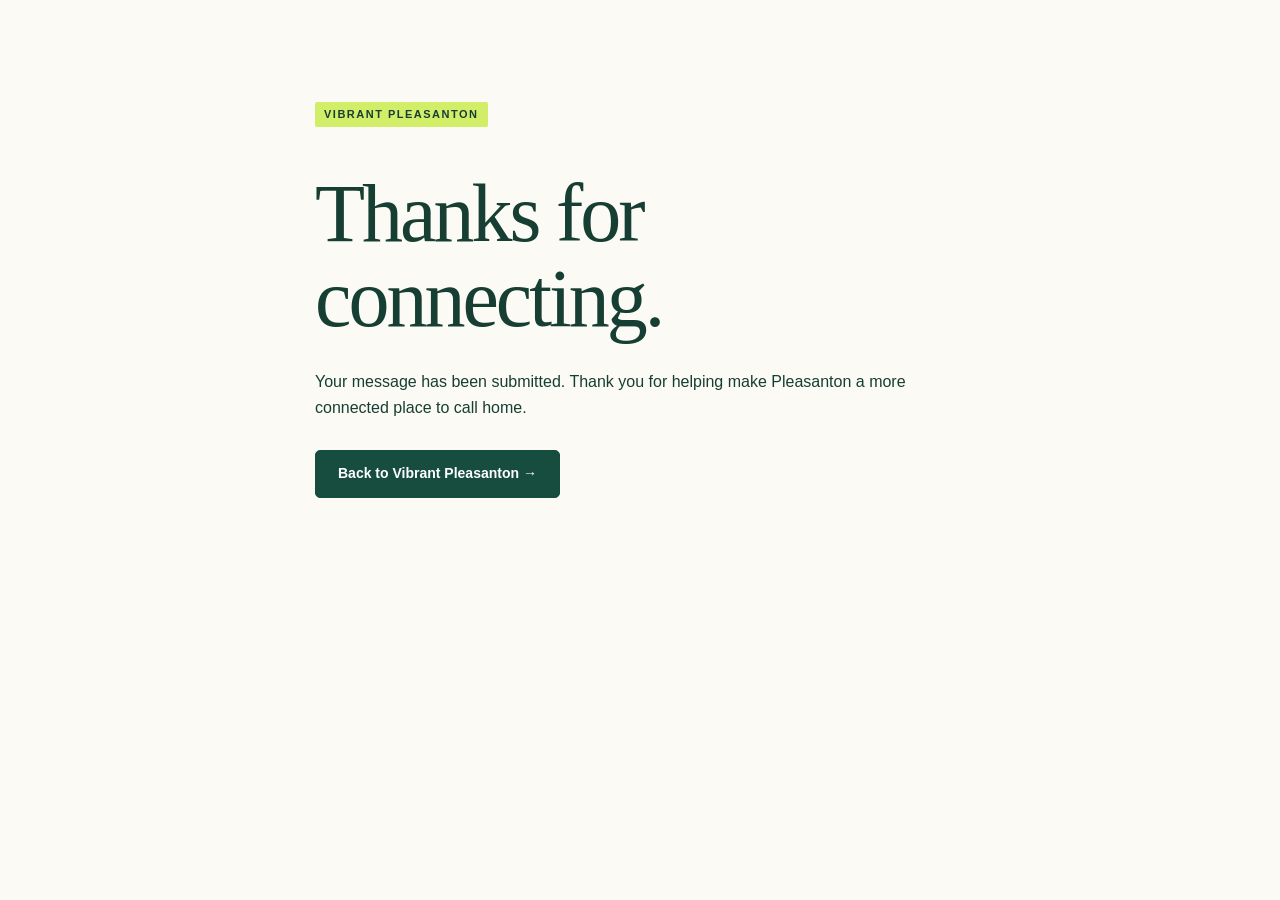
<file: thanks.html>
<!doctype html>
<html lang="en">

<head>
    <meta charset="utf-8">
    <meta name="viewport" content="width=device-width,initial-scale=1">
    <title>Thank you — Vibrant Pleasanton</title>
    <link rel="stylesheet" href="styles.css">
</head>

<body>
    <main class="wrap" style="max-width:720px;padding-block:100px">
        <p class="eyebrow">Vibrant Pleasanton</p>
        <h1 style="margin-top:24px">Thanks for connecting.</h1>
        <p style="margin-block:28px">Your message has been submitted. Thank you for helping make Pleasanton a more
            connected place to call home.</p><a class="button" href="index.html">Back to Vibrant Pleasanton →</a>
    </main>
</body>

</html>
</file>
<file: styles.css>
:root{--paper:#fbfaf5;--ink:#173e32;--green:#174d3e;--lime:#d2ed68;--pale:#edf2df;--line:#d8dfd1;--muted:#526b5e;--radius:8px;--max:1240px}*{box-sizing:border-box}html{scroll-behavior:smooth;scroll-padding-top:110px}body{margin:0;background:var(--paper);color:var(--ink);font:16px/1.65 Arial,Helvetica,sans-serif;-webkit-font-smoothing:antialiased}h1,h2,h3,p,figure{margin:0}h1,h2,h3{font-family:Georgia,'Times New Roman',serif;font-weight:400}h1{font-size:clamp(48px,6.5vw,82px);line-height:1.04;letter-spacing:-3px}h1 em{font-weight:400;background:linear-gradient(transparent 68%,var(--lime) 68%);padding-right:5px}h2{font-size:clamp(34px,4.1vw,49px);line-height:1.13;letter-spacing:-1.6px}h3{font-size:27px;line-height:1.2;letter-spacing:-.6px}a{color:inherit;text-underline-offset:4px}button,input,textarea{font:inherit}button{cursor:pointer}button,a,input,textarea,summary{-webkit-tap-highlight-color:transparent}a,button{touch-action:manipulation}img{max-width:100%;display:block}button{color:var(--ink)}[hidden]{display:none!important}:focus-visible{outline:3px solid #3673b8;outline-offset:4px}.wrap{width:min(100%,var(--max));margin-inline:auto;padding-inline:35px}.eyebrow,.label{display:inline-block;font-size:11px;line-height:1.5;letter-spacing:1.5px;text-transform:uppercase;font-weight:700;background:var(--lime);padding:4px 9px;border-radius:2px;margin-bottom:20px}.button{display:inline-flex;align-items:center;justify-content:center;gap:16px;min-height:48px;background:var(--green);color:#fff;border:1px solid var(--green);border-radius:5px;padding:12px 22px;text-decoration:none;font-size:14px;line-height:1.4;font-weight:700;transition:background .15s,transform .15s}.button:hover{background:#103d30;transform:translateY(-1px)}.button.light{background:var(--lime);border-color:var(--lime);color:var(--ink)}.button.light:hover{background:#e0f38e}.button.small{min-height:43px;padding:10px 17px}.text-link,.text-button{font-size:14px;font-weight:700;text-decoration:underline;text-underline-offset:5px}.text-button{border:0;background:none;padding:12px 3px}.caption-note{font-size:12px;color:var(--muted);line-height:1.6;margin-top:24px}.sr-only{position:absolute;width:1px;height:1px;overflow:hidden;clip:rect(0,0,0,0);white-space:nowrap}.skip-link{position:fixed;top:-100px;left:20px;z-index:100;background:var(--lime);padding:12px}.skip-link:focus{top:10px}.site-header{position:sticky;top:0;z-index:30;background:var(--paper);border-bottom:1px solid var(--line)}.header-inner{width:min(100%,1380px);margin:auto;padding:15px 4%;display:flex;align-items:center;justify-content:space-between;gap:30px}.brand{display:inline-flex;align-items:center;gap:13px;text-decoration:none;flex:none}.logo-icon{--size:58px;width:var(--size);height:var(--size);border-radius:50%;overflow:hidden;position:relative;flex:none}.logo-icon img{position:absolute;width:calc(var(--size)*2.42384);max-width:none;height:auto;left:calc(var(--size)*-.657837);top:calc(var(--size)*-.161148)}.logo-name{display:flex;flex-direction:column;line-height:1.1;gap:5px}.logo-name>span{font-size:20px;font-family:Georgia,serif;font-weight:700;letter-spacing:3px}.logo-name strong{font-size:18px;letter-spacing:1.5px}.site-header nav{display:flex;align-items:center;gap:25px}.site-header nav>a{font-size:14px;text-decoration:none;white-space:nowrap}.site-header nav>a:not(.button){padding-block:8px;border-bottom:2px solid transparent}.site-header nav>a:not(.button):hover,.site-header nav>a[aria-current]{border-color:var(--green)}.menu-toggle{display:none;align-items:center;gap:10px;padding:10px 13px;border:1px solid var(--line);border-radius:5px;background:none;font-size:13px;min-height:44px}.menu-lines{width:16px;height:10px;border-block:1.5px solid var(--ink)}.hero{padding-top:52px}.hero-top{display:grid;grid-template-columns:1.35fr 1fr;gap:65px;align-items:end;margin-bottom:37px}.hero-intro{max-width:400px;padding-bottom:3px}.hero-intro p{font-size:17px;margin-bottom:15px}.hero-intro p:first-child{font-size:20px;line-height:1.45}.hero-intro .button{margin-top:9px}.hero-photo img{height:340px;width:100%;object-fit:cover;object-position:center 62%;border-radius:var(--radius)}.hero-photo figcaption{font-size:11px;color:var(--muted);margin-top:8px}.event-ribbon{display:flex;gap:23px;align-items:center;margin-top:22px;padding:20px 0;border-block:1px solid var(--line);text-decoration:none}.date-stamp{display:flex;flex-direction:column;align-items:center;justify-content:center;background:var(--lime);border-radius:3px;width:56px;min-width:56px;height:61px;line-height:1.1}.date-stamp strong{font-family:Georgia,serif;font-size:29px;font-weight:400}.date-stamp span{font-size:9px;letter-spacing:1.4px;margin-top:3px}.event-ribbon>span:nth-child(2){display:flex;flex-direction:column;gap:3px;font-size:13px}.event-ribbon>span:nth-child(2)>strong{font-size:15px}.ribbon-link{margin-left:auto;font-size:13px;font-weight:700}.event-ribbon:hover .ribbon-link{text-decoration:underline;text-underline-offset:4px}section{padding-block:80px}.section-head{display:flex;justify-content:space-between;align-items:end;gap:50px;margin-bottom:40px}.section-head>p{max-width:355px;font-size:15px}.vision-grid{display:grid;grid-template-columns:repeat(4,1fr);gap:25px}.vision{border-top:3px solid #b4d94e;padding-top:20px;min-width:0}.vision .label{margin-bottom:27px;font-size:10px}.vision h3{font-size:25px;min-height:120px;margin-bottom:17px}.vision>p:last-child{font-size:14px;line-height:1.65}.advocacy{background:var(--green);color:var(--paper)}.advocacy-layout{display:grid;grid-template-columns:1fr 1.2fr;gap:100px}.advocacy .eyebrow{color:var(--lime);background:transparent;padding:0}.advocacy .lead{max-width:320px;color:#dce6d7;margin-top:26px;font-size:15px}.advocacy-list{list-style:none;margin:0;padding:0;counter-reset:adv}.advocacy-list li{counter-increment:adv;display:flex;gap:24px;border-bottom:1px solid #648572;padding:20px 0;font-size:20px;line-height:1.5}.advocacy-list li:first-child{padding-top:0}.advocacy-list li::before{content:'0' counter(adv);font-size:11px;color:var(--lime);padding-top:6px;letter-spacing:1px}.advocacy-bottom{border-top:1px solid #648572;margin-top:45px;padding-top:30px;display:flex;justify-content:space-between;align-items:center;gap:45px}.advocacy-bottom p{max-width:580px;font-size:15px;color:#dce6d7}.advocacy-bottom .button{flex:none}.inspiration-section{background:var(--pale)}.filter-bar{display:flex;flex-wrap:wrap;gap:9px;margin-bottom:30px}.filter{padding:10px 16px;border:1px solid #b2bdaa;border-radius:30px;background:transparent;font-size:13px;font-weight:700;min-height:44px}.filter:hover{border-color:var(--green)}.filter.active{background:var(--green);color:white;border-color:var(--green)}.inspiration-gallery{display:grid;grid-template-columns:repeat(3,1fr);gap:32px 24px}.gallery-item{min-width:0}.image-button{display:block;width:100%;padding:0;border:0;position:relative;border-radius:6px;overflow:hidden;background:var(--line)}.image-button img{width:100%;height:265px;object-fit:cover;transition:transform .3s}.image-button:hover img{transform:scale(1.03)}.image-open{position:absolute;right:12px;bottom:12px;background:var(--paper);width:32px;height:32px;display:grid;place-items:center;border-radius:50%;font-size:18px}.gallery-item figcaption{font-size:15px;font-weight:700;margin-top:12px}.gallery-item figcaption>span{display:block;font-size:11px;font-weight:400;color:var(--muted);margin-top:3px}.event{display:grid;grid-template-columns:1fr 1.1fr;gap:65px;background:#fff;padding:26px;border-radius:var(--radius);border:1px solid var(--line)}.event-poster{background:var(--lime);border-radius:5px;min-height:390px;display:flex;flex-direction:column;justify-content:center;align-items:center;text-align:center;padding:25px}.poster-date{font-size:11px;letter-spacing:2px;font-weight:700;margin-bottom:38px}.event-poster>div{font:400 72px/.95 Georgia,serif;letter-spacing:-4px;transform:rotate(-5deg)}.poster-footer{font-size:10px;letter-spacing:2px;margin-top:40px;line-height:1.6}.event-copy{align-self:center;padding-right:20px}.event-copy h3{font-size:39px;margin-bottom:20px}.event-copy>p:not(.eyebrow):not(.event-note){font-size:15px}.event-details{border-top:1px solid var(--line);padding-top:18px;margin:22px 0 12px;font-size:13px}.event-details>div{display:grid;grid-template-columns:48px 1fr;gap:12px;margin-bottom:7px}.event-details dt{font-weight:700}.event-details dd{margin:0}.event-note{color:var(--muted);font-size:12px;margin-bottom:20px}.participation-section{background:#eaf1d7}.participation-layout{display:grid;grid-template-columns:.9fr 1.35fr;gap:80px}.participation-info h3{margin-bottom:18px;font-size:30px}.participation-info>p{font-size:15px;max-width:340px}.conversation-prompts{border-block:1px solid #c4d1b3;padding:25px 0;margin-block:28px}.conversation-prompts .label{background:transparent;padding:0;font-size:10px;margin-bottom:16px}.conversation-prompts ul{padding-left:19px;margin:0;font-size:15px}.conversation-prompts li+li{margin-top:10px}.direct-contact a{font-weight:700}.participation-form{background:var(--paper);padding:30px;border-radius:8px;border:1px solid var(--line)}fieldset{padding:0;margin:0 0 25px;border:0}legend{font-size:14px;font-weight:700;margin-bottom:12px}.interest-options{display:grid;grid-template-columns:1fr 1fr;gap:9px}.interest-options label{display:block;cursor:pointer;position:relative}.interest-options input{position:absolute;opacity:0;width:1px;height:1px}.interest-options span{display:block;font-size:12px;padding:10px 12px;border:1px solid var(--line);border-radius:4px;min-height:44px;line-height:1.8}.interest-options input:checked+span{background:var(--lime);border-color:var(--green);box-shadow:inset 0 0 0 1px var(--green)}.interest-options input:focus-visible+span{outline:3px solid #3673b8;outline-offset:3px}.form-row{display:grid;grid-template-columns:1fr 1fr;gap:15px;margin-bottom:20px}.participation-form>label,.form-row label{display:block;font-size:13px;font-weight:700;margin-bottom:8px}.optional{font-weight:400;color:var(--muted);font-size:11px}input:not([type=radio]),textarea{width:100%;border:1px solid #aebca7;border-radius:4px;background:white;color:var(--ink);padding:10px 12px;font-size:16px;line-height:1.5}textarea{resize:vertical;min-height:130px;margin-bottom:17px}input::placeholder,textarea::placeholder{color:#68746c;font-size:14px}.form-note{color:var(--muted);font-size:11px;line-height:1.65;margin-top:12px}.message-result{border-top:1px solid var(--line);padding-top:22px;margin-top:22px}.message-result>p:first-child{font-size:14px;font-weight:700;margin-bottom:14px}.result-actions{display:flex;gap:20px;align-items:center;flex-wrap:wrap}.message-result .form-note a{overflow-wrap:anywhere}.message-result textarea{margin-top:15px;font-size:12px}.faq-section{padding-block:70px}.faq-layout{display:grid;grid-template-columns:1fr 1.3fr;gap:100px}.faq details{border-bottom:1px solid var(--line);padding:21px 0}.faq details:first-child{border-top:1px solid var(--line)}.faq summary{cursor:pointer;font-size:15px;font-weight:700;padding-right:20px}.faq details p{font-size:14px;color:var(--muted);margin-top:15px}.site-footer{border-top:1px solid var(--line);padding:42px 0 20px}.footer-top{display:flex;justify-content:space-between;gap:35px;align-items:start}.footer-top p{font-size:14px;line-height:1.6}.footer-top>div{display:flex;flex-direction:column;gap:9px;font-size:12px}.footer-top .logo-icon{--size:45px}.footer-top .logo-name>span{font-size:17px}.footer-top .logo-name strong{font-size:15px}.footer-bottom{display:flex;justify-content:space-between;gap:30px;font-size:10px;color:var(--muted);padding-top:35px}.footer-bottom a{text-decoration:none}dialog{width:min(850px,calc(100% - 32px));max-height:90dvh;border:0;border-radius:8px;padding:0;background:var(--paper);color:var(--ink);box-shadow:0 20px 70px #0c281850}dialog::backdrop{background:#0f2e25bd}.dialog-close{position:absolute;top:12px;right:12px;width:44px;height:44px;background:var(--paper);border:1px solid var(--line);border-radius:50%;font-size:25px;z-index:2}#dialog-image{width:100%;height:330px;object-fit:cover}.dialog-copy{padding:30px 35px}.dialog-copy h3{margin-bottom:15px;font-size:31px}.dialog-copy>p:not(.eyebrow):not(.caption-note){font-size:15px;margin-bottom:20px}.dialog-copy .caption-note{margin-top:18px;font-size:11px}.back-link{display:block;font-size:13px;text-decoration:none;margin-bottom:30px}.priorities-hero{padding-top:40px}.priorities-hero h1{margin-bottom:28px}.priorities-intro{display:grid;grid-template-columns:1fr 1fr;gap:60px;max-width:1000px}.priorities-intro p:first-child{font:400 26px/1.35 Georgia,serif;letter-spacing:-.5px;max-width:370px}.priorities-intro p:last-child{font-size:15px}.priority-jumps{display:grid;grid-template-columns:repeat(3,1fr);gap:20px;margin-top:35px;margin-bottom:30px}.priority-jumps a{display:flex;align-items:center;gap:12px;text-decoration:none;border-block:1px solid var(--line);padding:18px 4px;font-size:14px;font-weight:700}.priority-jumps a>span:first-child{font-size:11px;color:var(--muted);font-weight:400}.priority-jumps a>span:last-child{margin-left:auto}.priority-jumps a:hover{border-color:var(--green)}.priority{padding-block:54px 64px;border-bottom:1px solid var(--line);scroll-margin-top:10px}.priority-heading{display:flex;gap:28px;max-width:850px;align-items:start;margin-bottom:30px}.priority-number{font:400 43px/1 Georgia,serif;color:var(--green);margin-top:6px;min-width:45px}.priority-heading .eyebrow{margin-bottom:14px}.priority-heading h2{font-size:clamp(32px,3.5vw,43px)}.priority-layout{display:grid;grid-template-columns:1fr 1.1fr;gap:55px;margin-left:73px}.priority-overview>p{font-size:15px;margin-bottom:25px}.priority-overview img{width:100%;height:220px;object-fit:cover;border-radius:5px}.priority-overview figcaption{font-size:11px;color:var(--muted);margin-top:8px}.priority-explorer{background:var(--pale);border-radius:6px;align-self:start;overflow:hidden;border:1px solid var(--line)}.priority-tabs{display:flex;padding:12px 15px 0;gap:7px;border-bottom:1px solid #c5d2b5;align-items:stretch}.priority-tabs button{border:0;border-bottom:3px solid transparent;background:none;font-size:12px;font-weight:700;padding:12px 7px;flex:1;line-height:1.4;min-height:50px}.priority-tabs button[aria-selected=true]{border-color:var(--green);background:#e2eccd;border-radius:4px 4px 0 0}.priority-tabs button:hover{background:#e2eccd}.priority-panel{padding:28px;min-height:280px}.priority-panel h3{font-size:26px;margin-bottom:20px}.action-list{padding-left:19px;margin:0;font-size:14px;line-height:1.75}.action-list li+li{margin-top:16px}.action-list li::marker{color:var(--green)}.panel-note{border-top:1px solid #c5d2b5;padding-top:14px;margin-top:24px;color:var(--muted);font-size:11px}.priority-panel .button{margin-top:24px}.priority-cta{background:var(--pale);margin-top:60px}.priority-cta p:not(.eyebrow){max-width:560px;margin-block:24px;font-size:15px}
@media(min-width:1300px){.hero-top{gap:85px}}@media(max-width:1050px){.site-header nav{gap:16px}.site-header nav>a{font-size:12px}.header-inner{padding-inline:30px;gap:20px}.brand{gap:10px}.logo-icon{--size:52px}.logo-name>span{font-size:18px}.logo-name strong{font-size:16px}.vision h3{font-size:23px}.advocacy-layout{gap:60px}.participation-layout{gap:45px}.priority-layout{gap:35px}.priority-tabs{padding-inline:8px;gap:2px}.priority-tabs button{font-size:11px}.faq-layout{gap:60px}}@media(max-width:900px){html{scroll-padding-top:100px}.menu-toggle{display:flex}.header-inner{padding:14px 25px}.site-header nav{display:none;position:absolute;top:100%;left:0;right:0;background:var(--paper);border-bottom:1px solid var(--line);padding:18px 25px 25px;box-shadow:0 15px 20px #173e320c;flex-direction:column;align-items:stretch;gap:5px}.site-header nav.open{display:flex}.site-header nav>a{font-size:15px;padding:11px 3px}.site-header nav>.button{margin-top:10px}.site-header nav>a:not(.button){border:0}.hero-top{gap:35px;grid-template-columns:1.25fr 1fr}.hero-intro p{font-size:15px}.hero-intro p:first-child{font-size:18px}h1{font-size:58px;letter-spacing:-2px}.vision-grid{grid-template-columns:1fr 1fr;gap:35px}.vision h3{min-height:58px;font-size:27px}.advocacy-layout{gap:40px}.advocacy-list li{font-size:18px}.section-head{gap:35px}.section-head>p{max-width:300px}.inspiration-gallery{grid-template-columns:repeat(2,1fr)}.event{gap:35px}.event-poster>div{font-size:62px}.event-copy{padding-right:5px}.participation-layout{grid-template-columns:1fr 1.4fr;gap:35px}.participation-form{padding:24px}.form-row{grid-template-columns:1fr}.interest-options{grid-template-columns:1fr}.priority-layout{margin-left:0;gap:30px}.priority-panel{padding:24px}.priority-heading{gap:22px}.priority-tabs button{padding-inline:4px}.priority-jumps a{font-size:12px}.faq-layout{gap:45px}}@media(max-width:650px){.wrap{padding-inline:24px}.header-inner{padding:12px 24px}.logo-icon{--size:46px}.logo-name>span{font-size:17px}.logo-name strong{font-size:15px}.hero{padding-top:33px}.hero-top{grid-template-columns:1fr;gap:26px;margin-bottom:28px}.hero .eyebrow{font-size:9px;letter-spacing:1.2px;margin-bottom:20px}h1{font-size:clamp(43px,9.8vw,60px);letter-spacing:-2px}.hero-intro{max-width:100%}.hero-intro p:first-child{font-size:19px;max-width:330px}.hero-intro p{font-size:15px}.hero-photo img{height:250px;object-position:center 62%}.hero-photo figcaption{font-size:10px}.event-ribbon{gap:15px;flex-wrap:wrap;padding-block:17px}.event-ribbon>span:nth-child(2){flex:1;min-width:180px;font-size:11px}.event-ribbon>span:nth-child(2)>strong{font-size:13px}.ribbon-link{margin-left:71px;font-size:12px}.date-stamp{width:52px;min-width:52px;height:56px}section{padding-block:55px}.section-head{display:block;margin-bottom:30px}.section-head>p{max-width:100%;margin-top:23px;font-size:14px}.eyebrow{font-size:10px;margin-bottom:17px}h2{font-size:36px;letter-spacing:-1px}.vision-grid{gap:28px 20px}.vision{padding-top:16px}.vision .label{font-size:9px;letter-spacing:.8px;margin-bottom:20px}.vision h3{font-size:23px;line-height:1.18;min-height:108px;margin-bottom:15px}.vision>p:last-child{font-size:13px}.advocacy-layout{grid-template-columns:1fr;gap:32px}.advocacy .lead{max-width:100%;margin-top:20px}.advocacy-list li{font-size:18px;gap:20px;padding-block:20px}.advocacy-bottom{display:block;margin-top:30px;padding-top:25px}.advocacy-bottom .button{margin-top:22px}.advocacy-bottom p{font-size:14px}.filter-bar{gap:7px;margin-bottom:24px}.filter{font-size:11px;padding:9px 12px}.inspiration-gallery{grid-template-columns:1fr;gap:29px}.image-button img{height:300px}.gallery-item figcaption{font-size:15px}.caption-note{font-size:11px}.event{grid-template-columns:1fr;gap:28px;padding:18px}.event-poster{min-height:300px;padding:25px}.poster-date{margin-bottom:30px}.event-poster>div{font-size:67px}.poster-footer{margin-top:30px}.event-copy{padding:0 3px 7px}.event-copy h3{font-size:35px}.event-copy .eyebrow{margin-bottom:14px}.event-details{font-size:12px}.participation-layout{grid-template-columns:1fr;gap:30px}.participation-info>p{max-width:100%}.participation-info h3{font-size:28px}.conversation-prompts{margin-block:22px;padding-block:22px}.participation-form{padding:22px}.interest-options{grid-template-columns:1fr 1fr;gap:8px}.interest-options span{font-size:11px;padding:10px 9px;line-height:1.55;min-height:54px;display:flex;align-items:center}.form-row{gap:18px}.form-note{font-size:11px}.faq-layout{grid-template-columns:1fr;gap:30px}.faq-section{padding-block:55px}.footer-top{flex-wrap:wrap;gap:25px}.footer-top p{font-size:13px;flex-basis:100%;order:2}.footer-top>div{font-size:11px}.footer-bottom{font-size:9px;gap:25px;padding-top:25px}.footer-bottom>span{max-width:210px}.footer-bottom>a{white-space:nowrap}.site-footer{padding-top:30px}.dialog-copy{padding:26px 24px}.dialog-copy h3{font-size:28px}#dialog-image{height:260px}.priorities-hero{padding-top:30px}.back-link{margin-bottom:27px}.priorities-hero h1{margin-bottom:25px}.priorities-intro{grid-template-columns:1fr;gap:20px}.priorities-intro p:first-child{font-size:25px;max-width:330px}.priorities-intro p:last-child{font-size:14px}.priority-jumps{grid-template-columns:1fr;gap:0;margin-top:25px;margin-bottom:0}.priority-jumps a{font-size:13px;border-top:0;padding:14px 4px;min-height:48px}.priority-jumps a:first-child{border-top:1px solid var(--line)}.priority{padding-block:42px 48px}.priority-heading{gap:16px;margin-bottom:23px}.priority-number{font-size:33px;min-width:30px}.priority-heading h2{font-size:30px;letter-spacing:-.9px}.priority-heading .eyebrow{font-size:9px;margin-bottom:13px}.priority-layout{grid-template-columns:1fr;gap:25px}.priority-overview>p{font-size:14px;margin-bottom:20px}.priority-overview img{height:220px}.priority-tabs{padding-inline:9px;gap:5px}.priority-tabs button{font-size:11px;padding:12px 5px}.priority-panel{padding:24px;min-height:0}.priority-panel h3{font-size:26px}.action-list{font-size:14px}.priority-cta{margin-top:40px}.priority-cta h2{font-size:34px}.priority-cta p:not(.eyebrow){font-size:14px}}
@media(max-width:360px){.wrap,.header-inner{padding-inline:18px}.logo-name>span{font-size:15px}.logo-name strong{font-size:13px}.brand{gap:8px}.menu-toggle{padding-inline:10px}.vision-grid{grid-template-columns:1fr}.vision h3{min-height:0;font-size:27px}.vision>p:last-child{font-size:14px}.interest-options{grid-template-columns:1fr}.interest-options span{min-height:44px;font-size:12px}.footer-top>div{flex-basis:100%}.priority-tabs button{font-size:10px}.priority-heading h2{font-size:28px}.event-ribbon>span:nth-child(2){min-width:150px}}@media(prefers-reduced-motion:reduce){html{scroll-behavior:auto}*,*::before,*::after{transition:none!important}}

.advocacy :focus-visible{outline-color:var(--lime)}

/* A single, manually controlled carousel replaces the inspiration grid. */

.inspiration-carousel{border-radius:8px;overflow:hidden;background:var(--paper);border:1px solid #d0dac3}
.carousel-slide{display:grid;grid-template-columns:minmax(0,1.6fr) minmax(0,1fr);align-items:center;min-height:400px}
.carousel-image{height:400px;background:#e1e8d5;overflow:hidden}.carousel-image img{width:100%;height:100%;object-fit:contain;user-select:none;-webkit-user-drag:none}
.carousel-slide figcaption{padding:35px}.carousel-slide figcaption .eyebrow{font-size:9px;letter-spacing:1.2px;margin-bottom:22px}.carousel-slide h3{font-size:34px;line-height:1.15;margin-bottom:20px}.carousel-slide figcaption>p:last-child{font-size:15px;line-height:1.7;color:var(--muted)}
.carousel-stage{touch-action:pan-y}.carousel-controls{display:flex;align-items:center;justify-content:space-between;gap:20px;padding:15px 25px;border-top:1px solid var(--line)}.carousel-arrows{display:flex;align-items:center;gap:20px}.carousel-arrow{border:1px solid var(--line);width:44px;height:44px;border-radius:50%;background:transparent;font-size:21px;display:grid;place-items:center}.carousel-arrow:hover{background:var(--lime);border-color:var(--green)}.carousel-status{font-size:12px;min-width:40px;text-align:center;font-variant-numeric:tabular-nums}.carousel-dots{display:flex;gap:0;align-items:center}.carousel-dot{width:34px;height:44px;padding:0;border:0;background:none;display:grid;place-items:center}.carousel-dot>span{display:block;width:7px;height:7px;border-radius:50%;background:#a4b398;transition:transform .15s,background .15s}.carousel-dot[aria-current=true]>span{background:var(--green);transform:scale(1.5)}.carousel-dot:hover>span{background:var(--green)}
@media(max-width:900px){.carousel-slide{grid-template-columns:minmax(0,1.3fr) minmax(0,1fr);min-height:350px}.carousel-image{height:350px}.carousel-slide figcaption{padding:25px}.carousel-slide h3{font-size:29px}.carousel-slide figcaption>p:last-child{font-size:14px}}
@media(max-width:650px){.carousel-slide{grid-template-columns:minmax(0,1fr);min-height:0}.carousel-image{height:300px}.carousel-slide figcaption{padding:25px;min-height:280px}.carousel-slide figcaption .eyebrow{font-size:8px;margin-bottom:16px}.carousel-slide h3{font-size:29px;margin-bottom:16px}.carousel-controls{padding:14px 15px;flex-direction:column;gap:8px}.carousel-arrows{gap:30px}.carousel-dot{width:37px}.carousel-dots{max-width:100%}.carousel-status{font-size:13px}}
@media(max-width:360px){.carousel-image{height:260px}.carousel-slide figcaption{padding:22px;min-height:325px}.carousel-dot{width:32px}.carousel-slide h3{font-size:27px}}

.inspiration-section .section-head{align-items:center}.inspiration-section h2.eyebrow{font-family:Arial,Helvetica,sans-serif;margin-bottom:0}

.vision-priorities{grid-template-columns:repeat(4,minmax(0,1fr))}.vision-priorities h3{min-height:120px}@media(max-width:900px){.vision-priorities{grid-template-columns:1fr}.vision-priorities h3{min-height:0}}

/* Inspiration continues the vision section with visuals only. */
.vision-inspiration{padding:45px 0 0;margin-top:45px;border-top:1px solid var(--line)}
.inspiration-intro{margin-bottom:28px}.inspiration-subheading{font:400 clamp(29px,3.2vw,38px)/1.2 Georgia,serif;letter-spacing:-.8px;margin-bottom:16px}.inspiration-intro>p{font-size:15px;max-width:680px;color:var(--muted)}
.vision-inspiration .inspiration-carousel{max-width:900px;margin-inline:auto}.vision-inspiration .carousel-slide{display:block;min-height:0}.vision-inspiration .carousel-image{height:480px}
@media(max-width:900px){.vision-inspiration .carousel-image{height:420px}}
@media(max-width:650px){.vision-inspiration{padding-top:32px;margin-top:32px}.inspiration-intro{margin-bottom:24px}.inspiration-subheading{font-size:30px}.inspiration-intro>p{font-size:14px}.vision-inspiration .carousel-image{height:320px}}
@media(max-width:360px){.vision-inspiration .carousel-image{height:280px}}

/* Retro sign identity and compact inspiration label. */
.logo-sign{display:block;width:210px;aspect-ratio:2.4;overflow:hidden;flex:none;mix-blend-mode:multiply}
.logo-sign img{width:100%;height:100%;object-fit:cover;object-position:center}
.footer-top .logo-sign{width:190px}
.inspiration-label{font-family:Arial,Helvetica,sans-serif;font-size:11px;line-height:1.5;letter-spacing:1.5px;font-weight:700;margin-bottom:16px}
@media(max-width:650px){.logo-sign{width:180px}.inspiration-label{font-size:10px}}

/* Keep the event introduction together on wider screens. */
@media(min-width:651px){#events .section-head{justify-content:flex-start;gap:48px}#events .section-head>p{flex:0 1 355px}}

.mailing-list{padding-bottom:26px;margin-bottom:26px;border-bottom:1px solid #c4d1b3}.mailing-list h3{margin-bottom:12px}.mailing-list>p:not(.form-note){font-size:15px;margin-bottom:18px;max-width:340px}
@media (min-width: 768px) {
  .vision-priorities .vision h2 {
    white-space: nowrap;
    font-size: clamp(20px, 2.5vw, 36px);
  }
}
.vision-inspiration.wrap {
  padding-inline: 35px;
}

@media (max-width: 650px) {
  .vision-inspiration.wrap {
    padding-inline: 24px;
  }
}

@media (max-width: 360px) {
  .vision-inspiration.wrap {
    padding-inline: 18px;
  }
/* All priorities share one full-width container. */
#vision .priorities-stack {
  display: grid;
  grid-template-columns: minmax(0, 1fr);
  gap: 40px;
}

#vision .priorities-stack > .priority {
  margin: 0;
  padding: 20px 0 32px;
  min-width: 0;
}

#vision .priorities-stack > .priority > h2 {
  font-size: clamp(18px, 3.2vw, 38px);
  letter-spacing: -0.6px;
  white-space: nowrap;
  margin-bottom: 24px;
}

/* The shared outer wrap supplies the side margins. */
#vision .vision-inspiration {
  width: 100%;
  margin-inline: 0;
  padding-inline: 0;
}

#inspiration-title {
  margin-bottom: 28px;
}
</file>
